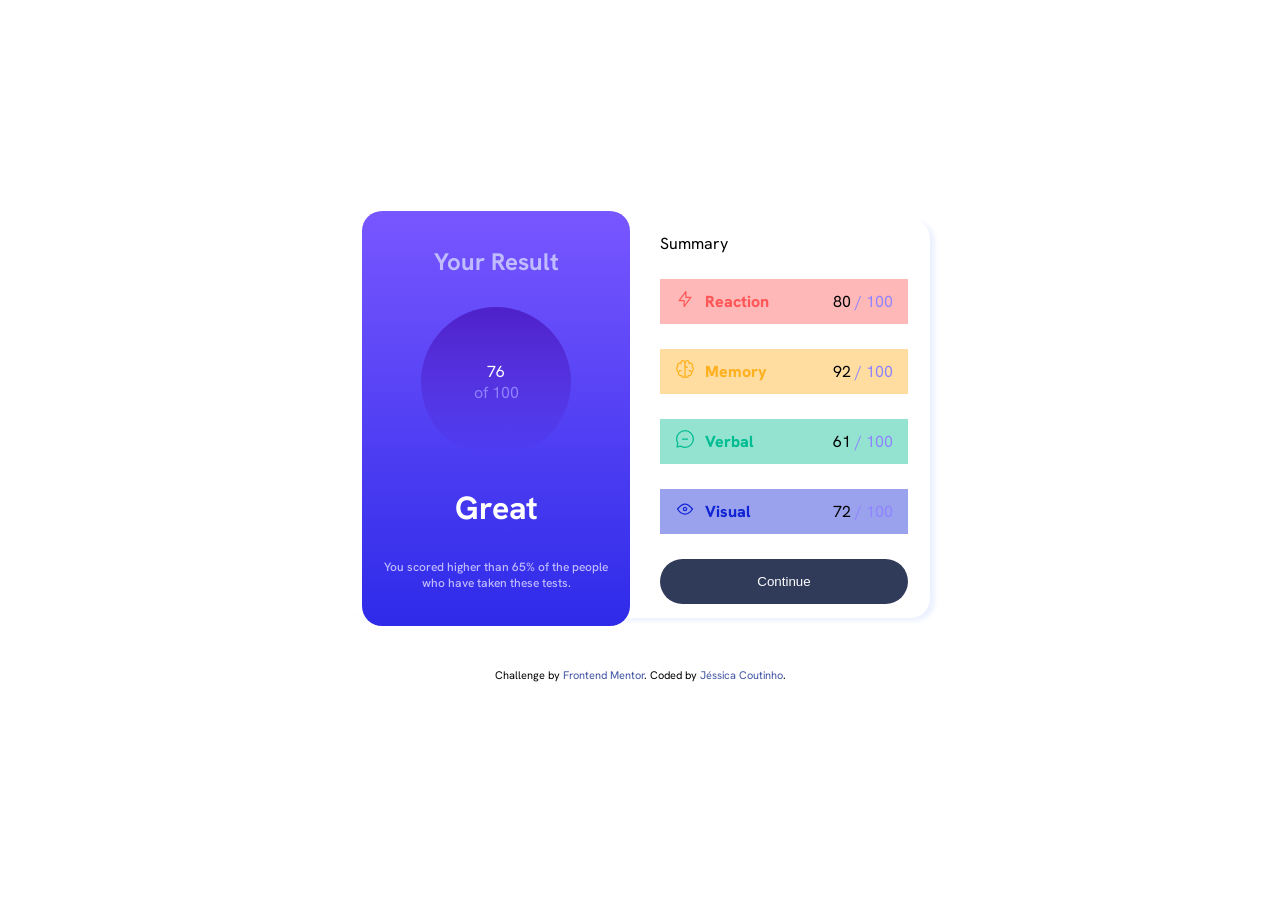
<file: index.html>
<!DOCTYPE html>
<html lang="en">
<head>
  <meta charset="UTF-8">
  <meta name="viewport" content="width=device-width, initial-scale=1.0"> <!-- displays site properly based on user's device -->

  <link rel="icon" type="image/png" sizes="32x32" href="./assets/images/favicon-32x32.png">

  <link rel="stylesheet" href="assets/src/css/style.css">
  
  <title>Frontend Mentor | Results summary component</title>

  <link rel="preconnect" href="https://fonts.googleapis.com">
  <link rel="preconnect" href="https://fonts.gstatic.com" crossorigin>
  <link href="https://fonts.googleapis.com/css2?family=Hanken+Grotesk:wght@500;700;800&display=swap" rel="stylesheet">

</head>
<body>

  <main class="conteiner">
    <section class="section-result">
      <h1 class="title">Your Result</h1>
      <div class="circle">
        <p>76</p>
        <p class="cem">of 100</p>
      </div>
      <p class="destacar">Great</p>
      <p class="descricao">You scored higher than 65% of the people who have taken these tests.</p>
    </section>
    
    <section class="section-summary">
      <p>Summary</p>
      <div class="lista color-red">
        <div class="img-title">
          <span><img src="assets/images/icon-reaction.svg" alt=""></span>
          <span class="summary-reaction">Reaction</span>
        </div>
        <div>
          <span>80</span>
          <span class="cem">/ 100</span>
        </div>
      </div>
      <div class="lista color-orange">
        <div class="img-title">
          <span><img src="assets/images/icon-memory.svg" alt=""></span>
          <span class="summary-memory">Memory</span>
        </div>
        <div>
          <span>92</span>
          <span class="cem">/ 100</span>
        </div>
      </div>
      <div class="lista color-green">
        <div class="img-title">
          <span><img src="assets/images/icon-verbal.svg" alt=""></span>
          <span class="summary-verbal">Verbal</span>
        </div>
        <div>
          <span>61</span>
          <span class="cem">/ 100</span>
        </div>
      </div>
      <div class="lista color-blue">
        <div class="img-title">
          <span><img src="assets/images/icon-visual.svg" alt=""></span>
          <span class="summary-visual">Visual</span>
        </div>
        <div>
          <span>72</span>
          <span class="cem">/ 100</span>
        </div>
      </div>
      <button class="continue">Continue</button>
    </section>
  </main>
  
  <footer class="attribution">
    Challenge by <a href="https://www.frontendmentor.io?ref=challenge" target="_blank">Frontend Mentor</a>. 
    Coded by <a href="#">Jéssica Coutinho</a>.
  </footer>
</body>
</html>
</file>
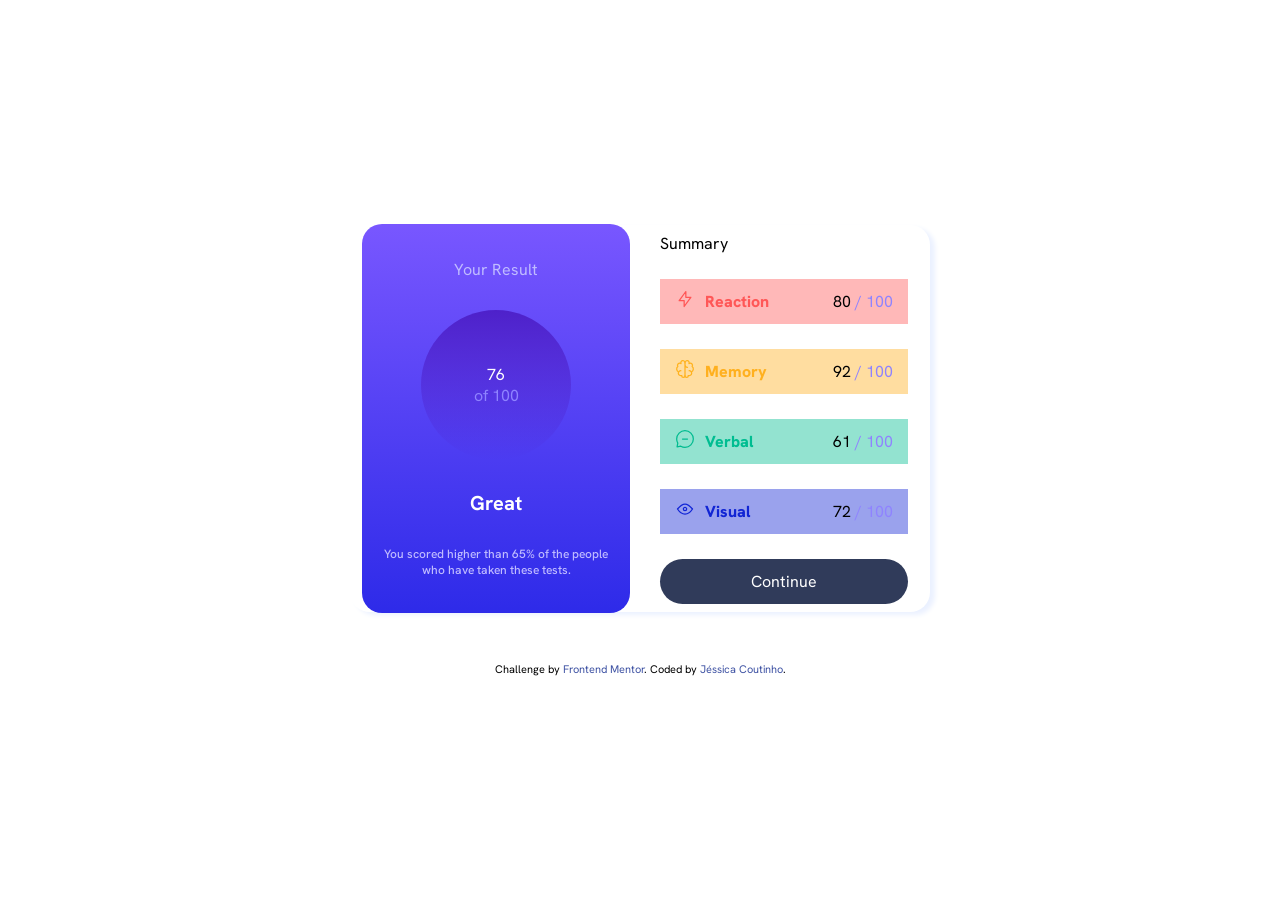
<file: results-summary-component-main/results-summary-component-main/index.html>
<!DOCTYPE html>
<html lang="en">
<head>
  <meta charset="UTF-8">
  <meta name="viewport" content="width=device-width, initial-scale=1.0"> <!-- displays site properly based on user's device -->

  <link rel="icon" type="image/png" sizes="32x32" href="./assets/images/favicon-32x32.png">

  <link rel="stylesheet" href="assets/src/css/style.css">
  
  <title>Frontend Mentor | Results summary component</title>

  <link rel="preconnect" href="https://fonts.googleapis.com">
  <link rel="preconnect" href="https://fonts.gstatic.com" crossorigin>
  <link href="https://fonts.googleapis.com/css2?family=Hanken+Grotesk:wght@500;700;800&display=swap" rel="stylesheet">

</head>
<body>

  <main class="conteiner">
    <section class="section-result">
      <p class="title">Your Result</p>
      <div class="circle">
        <p>76</p>
        <p class="cem">of 100</p>
      </div>
      <p class="destacar">Great</p>
      <p class="descricao">You scored higher than 65% of the people who have taken these tests.</p>
    </section>
    
    <section class="section-summary">
      <p>Summary</p>
      <div class="lista color-red">
        <div class="img-title">
          <span><img src="assets/images/icon-reaction.svg" alt=""></span>
          <span class="summary-reaction">Reaction</span>
        </div>
        <div>
          <span>80</span>
          <span class="cem">/ 100</span>
        </div>
      </div>
      <div class="lista color-orange">
        <div class="img-title">
          <span><img src="assets/images/icon-memory.svg" alt=""></span>
          <span class="summary-memory">Memory</span>
        </div>
        <div>
          <span>92</span>
          <span class="cem">/ 100</span>
        </div>
      </div>
      <div class="lista color-green">
        <div class="img-title">
          <span><img src="assets/images/icon-verbal.svg" alt=""></span>
          <span class="summary-verbal">Verbal</span>
        </div>
        <div>
          <span>61</span>
          <span class="cem">/ 100</span>
        </div>
      </div>
      <div class="lista color-blue">
        <div class="img-title">
          <span><img src="assets/images/icon-visual.svg" alt=""></span>
          <span class="summary-visual">Visual</span>
        </div>
        <div>
          <span>72</span>
          <span class="cem">/ 100</span>
        </div>
      </div>
      <p class="continue">Continue</p>
    </section>
  </main>
  
  <footer class="attribution">
    Challenge by <a href="https://www.frontendmentor.io?ref=challenge" target="_blank">Frontend Mentor</a>. 
    Coded by <a href="#">Jéssica Coutinho</a>.
  </footer>
</body>
</html>
</file>
<file: assets/src/css/style.css>
*{
    box-sizing: border-box;
    margin: 0;
    padding: 0;
}

body{
    font-family: 'Hanken Grotesk', sans-serif;
    height: 100vh;
    display: flex;
    flex-direction: column;
    justify-content: center;
    align-items: center;

}

main{
    display: flex;
    flex-direction: row;
    justify-content: center;
    align-items: center;
    width: 580px;
    height: 399px;
    column-gap: 20px;
    box-shadow: 5px 3px 5px hsl(221, 100%, 96%);
    border-radius: 20px;

}

main .section-result{
    margin: 20px 0px;
    display: flex;
    flex-direction: column;
    justify-content: center;
    align-self: center;
    row-gap: 30px;
    width: 268px;
    border-radius: 20px;
    padding: 35px;
}

main .section-result .circle{
    display: flex;
    flex-direction: column;
    justify-content: center;
    align-self: center;
    background-image: linear-gradient( hsla(256, 72%, 46%, 1), hsla(241, 72%, 46%, 0));
    width: 150px;
    height: 150px;
    border-radius: 100px;
}

main .section-result .destacar{
    font-weight: bolder;
    font-size: 2em;
}

main .cem{
    color: #8f83ff;
}

main .section-result{
    background-image: linear-gradient(hsl(252, 100%, 67%), hsl(241, 81%, 54%));
    color: hsl(0, 0%, 100%);
    text-align: center;

}

main .section-result .title,
main .section-result .descricao{
    color: rgb(192.0, 188.0, 255.0)
}


main .descricao{
    display: flex;
    flex-direction: column;
    justify-content: center;
    align-self: center;
    width: 248px;
    font-weight: 500;
    font-size: 12px;
}

main .section-summary{
    row-gap: 25px;
    width: 268px;
    display: flex;
    flex-direction: column;
    justify-content: space-between;
    padding: 0px 10px;

}

main .section-summary .img-title {
    column-gap: 10px;
    display: flex;
    flex-direction: row;
    justify-content: center;
    align-items: center;
}

main .section-summary .lista{
    gap: 40px;
    display: flex;
    flex-direction: row;
    display: flex;
    flex-direction: row;
    justify-content: space-between;
    align-items: center;
    padding: 10px 15px;
}

main .section-summary .color-red{
    background-color: hsla(0, 100%, 67%, 0.425);
}

main .section-summary .summary-reaction{
    color: hsla(0, 100%, 67%);
    font-weight: 800;
}


main .section-summary .color-orange{
    background-color: hsl(39, 100%, 56%, 0.425);
}

main .section-summary .summary-memory{
    color: hsl(39, 100%, 56%);
    font-weight: 800;
}

main .section-summary .color-green{
    background-color: hsl(166, 100%, 37%, 0.425);
}

main .section-summary .summary-verbal{
    color: hsl(166, 100%, 37%);
    font-weight: 800;
}

main .section-summary .color-blue{
    background-color: hsl(234, 85%, 45%, 0.425);
}

main .section-summary .summary-visual{
    color: hsl(234, 85%, 45%);
    font-weight: 800;
}

main .continue{
    display: flex;
    flex-direction: column;
    align-items: center;
    justify-content: center;
    background-color: hsl(224, 30%, 27%);
    color:  hsl(0, 0%, 100%);
    height: 45px;
    border-radius: 35px;
    cursor: pointer;
    outline: none;
    border: none;
}

footer{
    font-size: 11px; 
    text-align: center;
    margin-top: 50px;
}

footer a{
    color: hsl(228, 45%, 44%);
    text-decoration: none;
}

footer a:hover{
    text-decoration: underline;
}

@media (min-width: 200px) and (max-width: 599px){
    body{
        height: 1000px;
    }

    main{
        flex-direction: column;
        height: 1000px;
    }
}
</file>
<file: results-summary-component-main/results-summary-component-main/assets/src/css/style.css>
*{
    box-sizing: border-box;
    margin: 0;
    padding: 0;
}

body{
    font-family: 'Hanken Grotesk', sans-serif;
    height: 100vh;
    display: flex;
    flex-direction: column;
    justify-content: center;
    align-items: center;

}

main{
    display: flex;
    flex-direction: row;
    justify-content: center;
    align-items: center;
    width: 580px;
    height: 387px;
    column-gap: 20px;
    box-shadow: 5px 3px 5px hsl(221, 100%, 96%);
    border-radius: 20px;

}

main .section-result{
    margin: 20px 0px;
    display: flex;
    flex-direction: column;
    justify-content: center;
    align-self: center;
    row-gap: 30px;
    width: 268px;
    border-radius: 20px;
    padding: 35px;
}

main .section-result .circle{
    display: flex;
    flex-direction: column;
    justify-content: center;
    align-self: center;
    background-image: linear-gradient( hsla(256, 72%, 46%, 1), hsla(241, 72%, 46%, 0));
    width: 150px;
    height: 150px;
    border-radius: 100px;
}

main .section-result .destacar{
    font-weight: bolder;
    font-size: 20px;
}

main .cem{
    color: #8f83ff;
}

main .section-result{
    background-image: linear-gradient(hsl(252, 100%, 67%), hsl(241, 81%, 54%));
    color: hsl(0, 0%, 100%);
    text-align: center;

}

main .section-result .title,
main .section-result .descricao{
    color: rgb(192.0, 188.0, 255.0)
}

main .descricao{
    display: flex;
    flex-direction: column;
    justify-content: center;
    align-self: center;
    width: 248px;
    font-weight: 500;
    font-size: 12px;
}

main .section-summary{
    row-gap: 25px;
    width: 268px;
    display: flex;
    flex-direction: column;
    justify-content: space-between;
    padding: 0px 10px;

}

main .section-summary .img-title {
    column-gap: 10px;
    display: flex;
    flex-direction: row;
    justify-content: center;
    align-items: center;
}

main .section-summary .lista{
    gap: 40px;
    display: flex;
    flex-direction: row;
    display: flex;
    flex-direction: row;
    justify-content: space-between;
    align-items: center;
    padding: 10px 15px;
}

main .section-summary .color-red{
    background-color: hsla(0, 100%, 67%, 0.425);
}

main .section-summary .summary-reaction{
    color: hsla(0, 100%, 67%);
    font-weight: 800;
}


main .section-summary .color-orange{
    background-color: hsl(39, 100%, 56%, 0.425);
}

main .section-summary .summary-memory{
    color: hsl(39, 100%, 56%);
    font-weight: 800;
}

main .section-summary .color-green{
    background-color: hsl(166, 100%, 37%, 0.425);
}

main .section-summary .summary-verbal{
    color: hsl(166, 100%, 37%);
    font-weight: 800;
}

main .section-summary .color-blue{
    background-color: hsl(234, 85%, 45%, 0.425);
}

main .section-summary .summary-visual{
    color: hsl(234, 85%, 45%);
    font-weight: 800;
}

main .continue{
    display: flex;
    flex-direction: column;
    align-items: center;
    justify-content: center;
    background-color: hsl(224, 30%, 27%);
    color:  hsl(0, 0%, 100%);
    height: 45px;
    border-radius: 35px;
}

footer{
    font-size: 11px; 
    text-align: center;
    margin-top: 50px;
}

footer a{
    color: hsl(228, 45%, 44%);
    text-decoration: none;
}

footer a:hover{
    text-decoration: underline;
}

@media (min-width: 200px) and (max-width: 599px){
    body{
        height: 1000px;
    }

    main{
        flex-direction: column;
        height: 1000px;
    }
}
</file>
